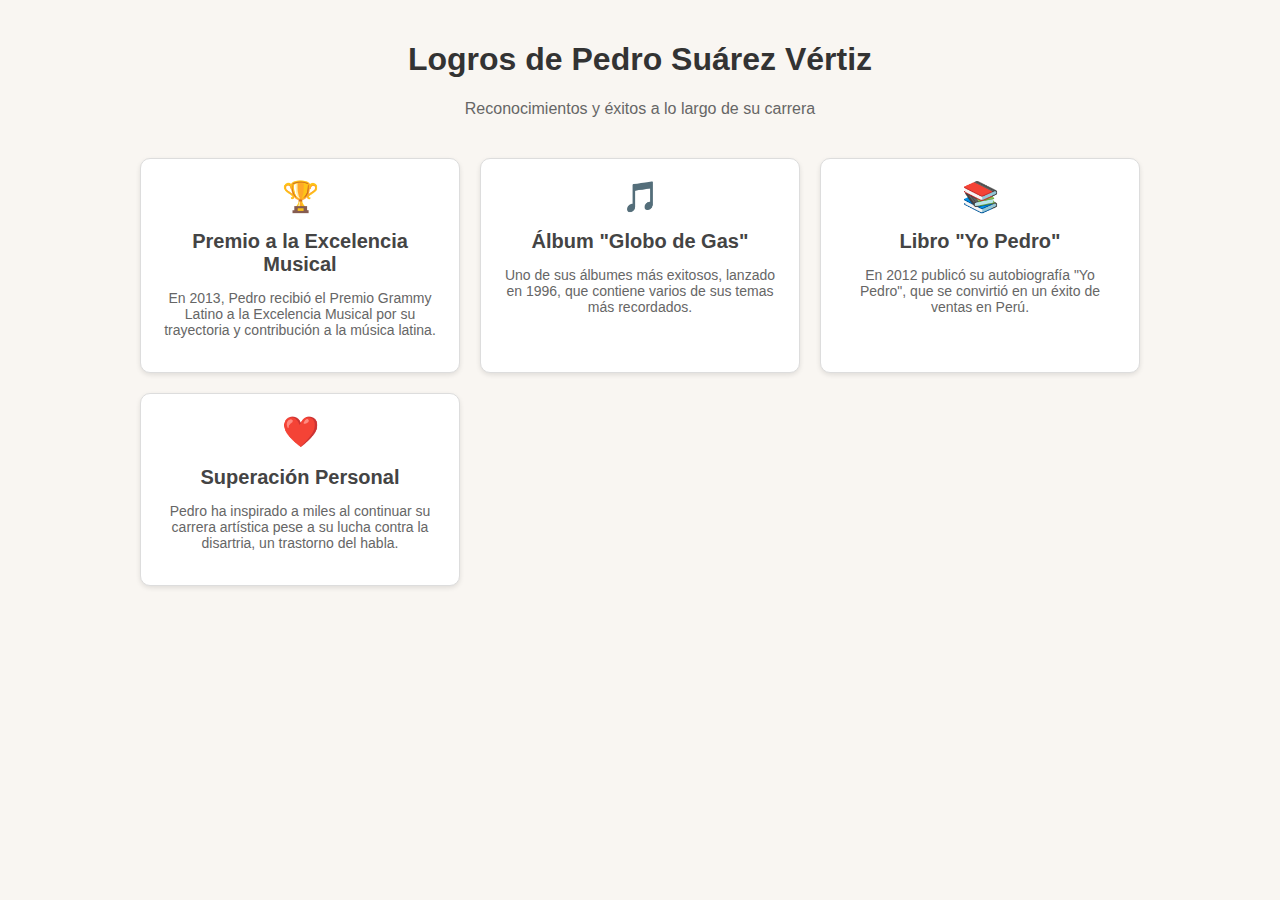
<file: index.html>
<!DOCTYPE html>
<html lang="es">
<head>
    <meta charset="UTF-8">
    <meta name="viewport" content="width=device-width, initial-scale=1.0">
    <title>Logros de Pedro Suárez Vértiz</title>
    <style>
        body {
            font-family: 'Arial', sans-serif;
            background-color: #f9f6f2;
            margin: 0;
            padding: 20px;
        }
        .container {
            max-width: 1000px;
            margin: auto;
            text-align: center;
        }
        h1 {
            color: #333;
        }
        p.subtitle {
            color: #666;
            margin-bottom: 40px;
        }
        .cards {
            display: grid;
            grid-template-columns: repeat(auto-fit, minmax(250px, 1fr));
            gap: 20px;
        }
        .card {
            background-color: #ffffff;
            border: 1px solid #ddd;
            border-radius: 10px;
            padding: 20px;
            box-shadow: 0 2px 5px rgba(0,0,0,0.1);
        }
        .card h2 {
            font-size: 20px;
            margin-bottom: 10px;
            color: #444;
        }
        .card p {
            color: #666;
            font-size: 14px;
        }
        .icon {
            font-size: 30px;
            margin-bottom: 10px;
            color: #f39c12;
        }
    </style>
</head>
<body>
    <div class="container">
        <h1>Logros de Pedro Suárez Vértiz</h1>
        <p class="subtitle">Reconocimientos y éxitos a lo largo de su carrera</p>

        <div class="cards">
            <div class="card">
                <div class="icon">🏆</div>
                <h2>Premio a la Excelencia Musical</h2>
                <p>En 2013, Pedro recibió el Premio Grammy Latino a la Excelencia Musical por su trayectoria y contribución a la música latina.</p>
            </div>

            <div class="card">
                <div class="icon">🎵</div>
                <h2>Álbum "Globo de Gas"</h2>
                <p>Uno de sus álbumes más exitosos, lanzado en 1996, que contiene varios de sus temas más recordados.</p>
            </div>

            <div class="card">
                <div class="icon">📚</div>
                <h2>Libro "Yo Pedro"</h2>
                <p>En 2012 publicó su autobiografía "Yo Pedro", que se convirtió en un éxito de ventas en Perú.</p>
            </div>

            <div class="card">
                <div class="icon">❤️</div>
                <h2>Superación Personal</h2>
                <p>Pedro ha inspirado a miles al continuar su carrera artística pese a su lucha contra la disartria, un trastorno del habla.</p>
            </div>
        </div>
    </div>
</body>
</html>
</file>
